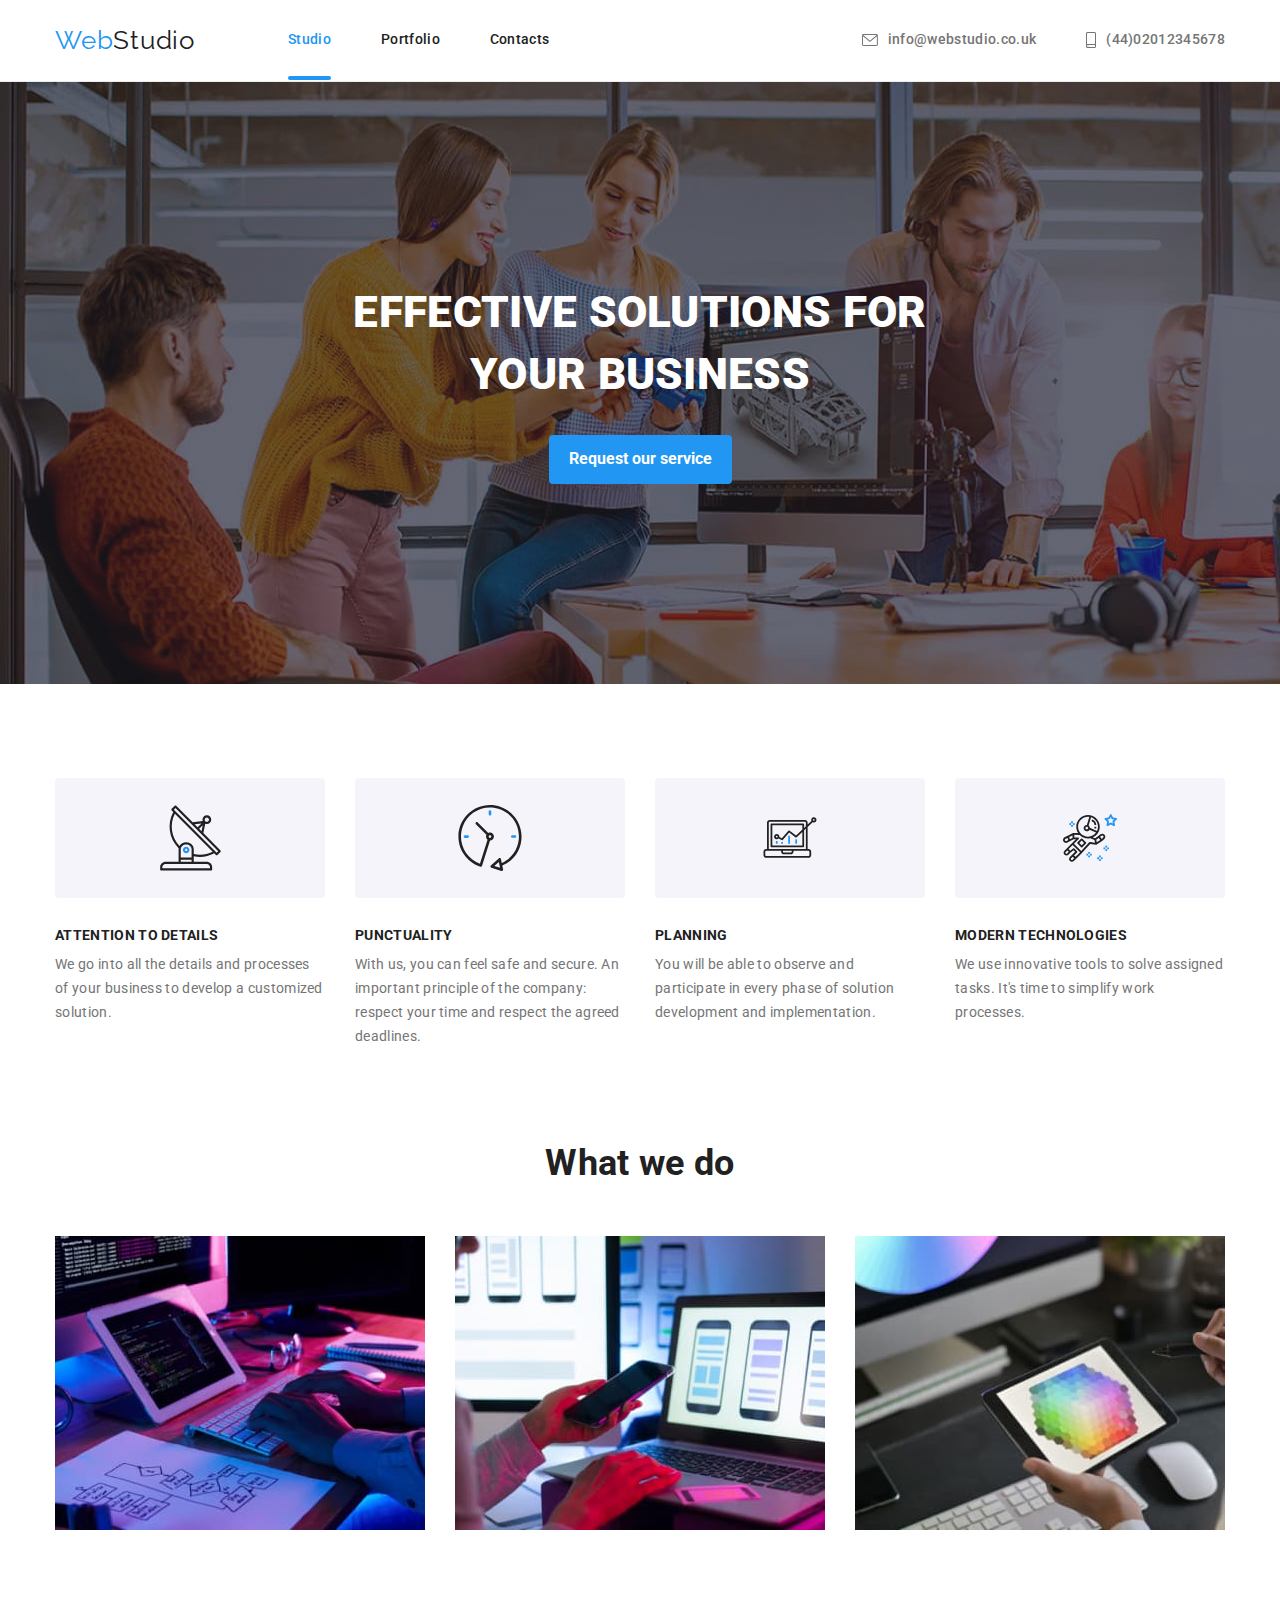
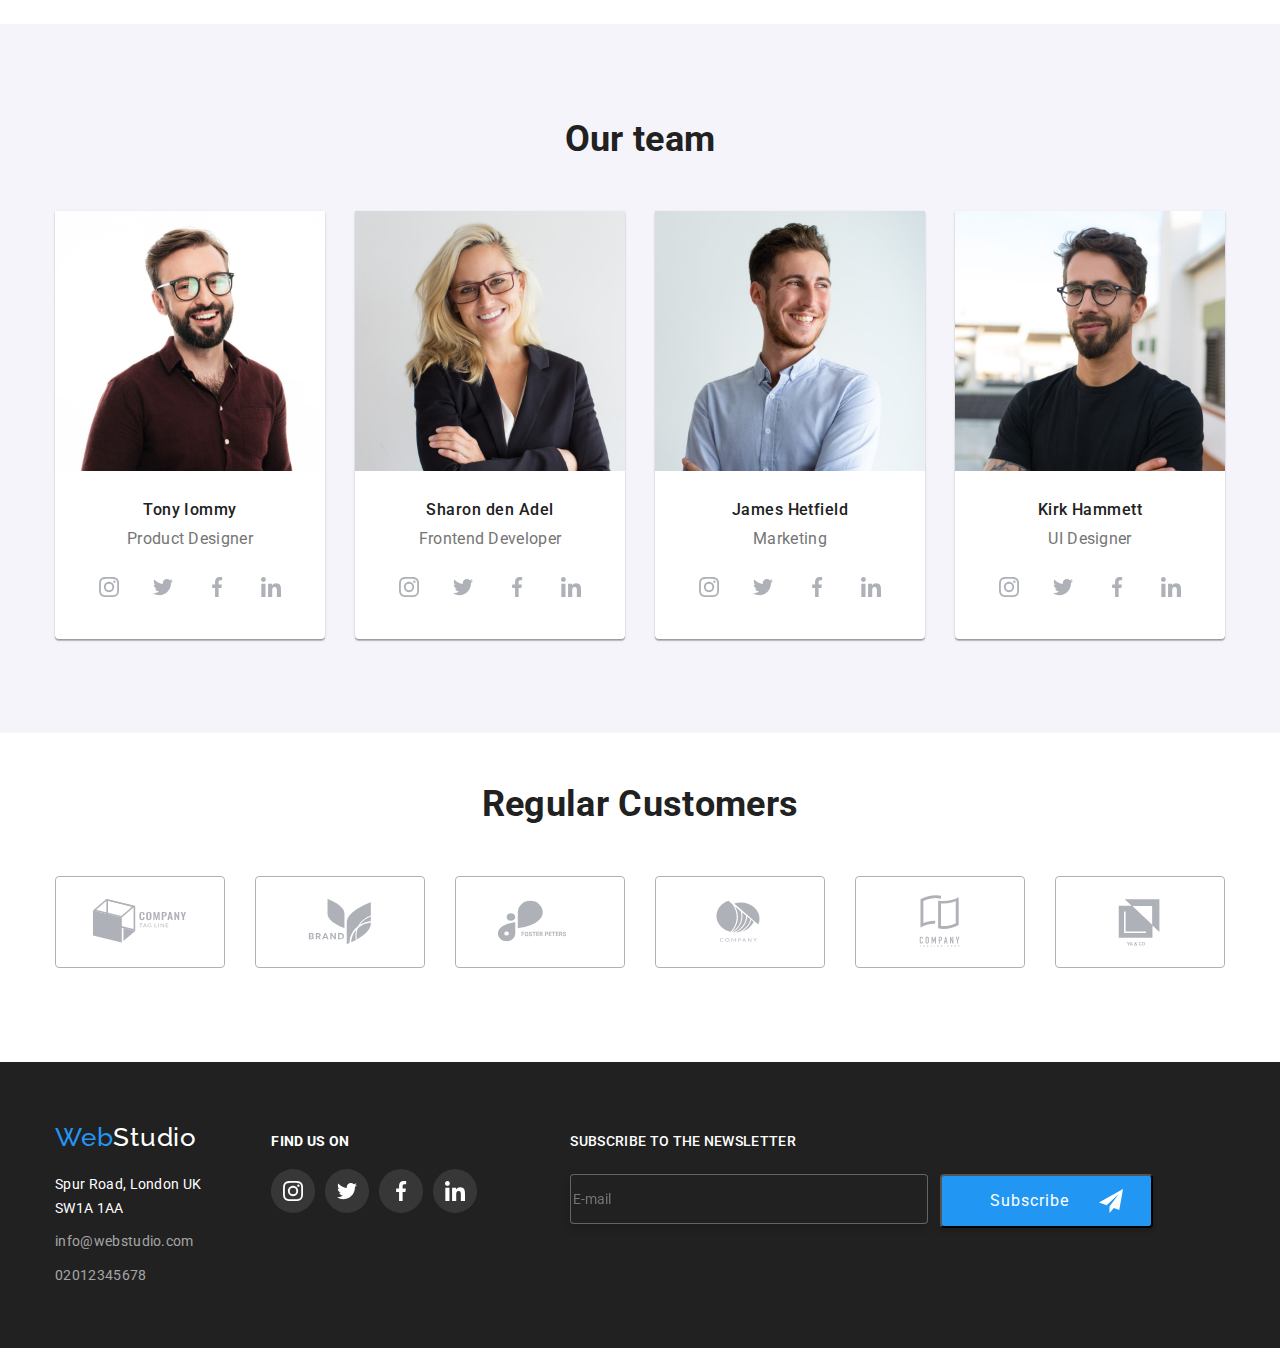
<file: index.html>
<!DOCTYPE html>
<html lang="en">
  <head>
    <meta charset="UTF-8" />
    <meta http-equiv="X-UA-Compatible" content="IE=edge" />
    <meta name="viewport" content="width=device-width, initial-scale=1.0" />
    <title>WebStudio</title>
    <link rel="preconnect" href="https://fonts.googleapis.com" />
    <link rel="preconnect" href="https://fonts.gstatic.com" crossorigin />
    <link
      href="https://fonts.googleapis.com/css2?family=Raleway:wght@700&family=Roboto:wght@400;500;700;900&display=swap"
      rel="stylesheet"
    />
    <link
      rel="stylesheet"
      href="https://cdnjs.cloudflare.com/ajax/libs/modern-normalize/1.1.0/modern-normalize.min.css"
    />
    <link rel="stylesheet" href="./css/styles.css" />
  </head>
  <body>
    <header class="page-header">
      <div class="container">
        <nav class="continer main-nav">
          <a href="./index.html" class="logo"
            >Web<span class="header">Studio</span></a
          >
          <ul class="site-nav list">
            <li class="item">
              <a href="./index.html" class="link current">Studio</a>
            </li>
            <li class="item">
              <a href="./portfolio.html" class="link">Portfolio</a>
            </li>
            <li class="item"><a href="" class="link">Contacts</a></li>
          </ul>
        </nav>
        <ul class="auth-nav list">
          <li class="item">
            <a href="mailto:info@webstudio.co.uk" class="link"
              ><svg class="socials-icon" width="16" height="12">
                <use href="./images/icons.svg#icon-envelope"></use></svg
              >info@webstudio.co.uk</a
            >
          </li>
          <li class="item">
            <a href="tel:+4402012345678" class="link">
              <svg class="socials-icon" width="10" height="16">
                <use href="./images/icons.svg#icon-smartphone"></use></svg
              >(44)02012345678</a
            >
          </li>
        </ul>
      </div>
    </header>
    <main>
      <section class="hero">
        <h1 class="hero-title">EFFECTIVE SOLUTIONS FOR <br />YOUR BUSINESS</h1>
        <button class="button primary" type="button" data-modal-open>
          Request our service
        </button>
      </section>
      <section class="section section-features">
        <div class="container">
          <h2 hidden class="visually-hidden section-title">Features</h2>
          <ul class="feature-list list">
            <li class="feature-item">
              <div class="features-block">
                <svg width="65" height="70">
                  <use href="./images/icons.svg#icon-antenna"></use>
                </svg>
              </div>
              <h3 class="section-title-targets">ATTENTION TO DETAILS</h3>
              <p class="text">
                We go into all the details and processes of your business to
                develop a customized solution.
              </p>
            </li>
            <li class="feature-item">
              <div class="features-block">
                <svg width="66" height="70">
                  <use href="./images/icons.svg#icon-clock"></use>
                </svg>
              </div>

              <h3 class="section-title-targets">PUNCTUALITY</h3>
              <p class="text">
                With us, you can feel safe and secure. An important principle of
                the company: respect your time and respect the agreed deadlines.
              </p>
            </li>
            <li class="feature-item">
              <div class="features-block">
                <svg width="70" height="53">
                  <use href="./images/icons.svg#icon-diagram"></use>
                </svg>
              </div>
              <h3 class="section-title-targets">PLANNING</h3>
              <p class="text">
                You will be able to observe and participate in every phase of
                solution development and implementation.
              </p>
            </li>
            <li class="feature-item">
              <div class="features-block">
                <svg width="54" height="60">
                  <use href="./images/icons.svg#icon-astronaut"></use>
                </svg>
              </div>
              <h3 class="section-title-targets">MODERN TECHNOLOGIES</h3>
              <p class="text">
                We use innovative tools to solve assigned tasks. It's time to
                simplify work processes.
              </p>
            </li>
          </ul>
        </div>
      </section>
      <section class="section section-what-we-do">
        <div class="container">
          <h2 class="section-title">What we do</h2>
          <ul class="what-we-do list product">
            <li class="flex-element product-thumb">
              <img src="./images/1.img.jpg" alt="1" width="370" height="294" />
              <div class="product-actions">
                <p class="product-text">desktop apps</p>
              </div>
            </li>
            <li class="flex-element product-thumb">
              <img src="./images/2.img.jpg" alt="2" width="370" height="294" />
              <div class="product-actions">
                <p class="product-text">mobile apps</p>
              </div>
            </li>
            <li class="flex-element product-thumb">
              <img src="./images/3.img.jpg" alt="3" width="370" height="294" />
              <div class="product-actions">
                <p class="product-text">design solutions</p>
              </div>
            </li>
          </ul>
        </div>
      </section>
      <section class="section section-our-team">
        <div class="container">
          <h2 class="section-title">Our team</h2>
          <ul class="our-team list">
            <li class="flex-element shadows">
              <img
                src="./images/Tony.jpg"
                alt="Tony Iommy"
                width="270"
                height="260"
              />
              <div class="our-team-names">
                <h3 class="section-title-team">Tony Iommy</h3>
                <p>Product Designer</p>
                <ul class="socials list">
                  <li class="socials-item">
                    <a
                      class="socials-link link"
                      href="https://instagram.com"
                      target="_blank"
                      rel="noopener noreferrer"
                      aria-label="instagram"
                    >
                      <svg class="socials-icon" width="20" height="20">
                        <use href="./images/icons.svg#icon-instagram"></use>
                      </svg>
                    </a>
                  </li>
                  <li class="socials-item">
                    <a
                      class="socials-link link"
                      href="https://twiter.com"
                      target="_blank"
                      rel="noopener noreferrer"
                      aria-label="twiter"
                    >
                      <svg class="socials-icon" width="20" height="20">
                        <use href="./images/icons.svg#icon-twitter"></use>
                      </svg>
                    </a>
                  </li>
                  <li class="socials-item">
                    <a
                      class="socials-link link"
                      href="https://facebook.com"
                      target="_blank"
                      rel="noopener noreferrer"
                      aria-label="facebook"
                    >
                      <svg class="socials-icon" width="20" height="20">
                        <use href="./images/icons.svg#icon-facebook"></use>
                      </svg>
                    </a>
                  </li>
                  <li class="socials-item">
                    <a
                      class="socials-link link"
                      href="https://linkedin.com"
                      target="_blank"
                      rel="noopener noreferrer"
                      aria-label="linkedin"
                    >
                      <svg class="socials-icon" width="20" height="20">
                        <use href="./images/icons.svg#icon-linkedin"></use>
                      </svg>
                    </a>
                  </li>
                </ul>
              </div>
            </li>
            <li class="flex-element shadows">
              <img
                src="./images/Sharon.jpg"
                alt="Sharon den Adel"
                width="270"
                height="260"
              />
              <div class="our-team-names">
                <h3 class="section-title-team">Sharon den Adel</h3>
                <p>Frontend Developer</p>
                <ul class="socials list">
                  <li class="socials-item">
                    <a
                      class="socials-link link"
                      href="https://instagram.com"
                      target="_blank"
                      rel="noopener noreferrer"
                      aria-label="instagram"
                    >
                      <svg class="socials-icon" width="20" height="20">
                        <use href="./images/icons.svg#icon-instagram"></use>
                      </svg>
                    </a>
                  </li>
                  <li class="socials-item">
                    <a
                      class="socials-link link"
                      href="https://twiter.com"
                      target="_blank"
                      rel="noopener noreferrer"
                      aria-label="twiter"
                    >
                      <svg class="socials-icon" width="20" height="20">
                        <use href="./images/icons.svg#icon-twitter"></use>
                      </svg>
                    </a>
                  </li>
                  <li class="socials-item">
                    <a
                      class="socials-link link"
                      href="https://facebook.com"
                      target="_blank"
                      rel="noopener noreferrer"
                      aria-label="facebook"
                    >
                      <svg class="socials-icon" width="20" height="20">
                        <use href="./images/icons.svg#icon-facebook"></use>
                      </svg>
                    </a>
                  </li>
                  <li class="socials-item">
                    <a
                      class="socials-link link"
                      href="https://linkedin.com"
                      target="_blank"
                      rel="noopener noreferrer"
                      aria-label="linkedin"
                    >
                      <svg class="socials-icon" width="20" height="20">
                        <use href="./images/icons.svg#icon-linkedin"></use>
                      </svg>
                    </a>
                  </li>
                </ul>
              </div>
            </li>
            <li class="flex-element shadows">
              <img
                src="./images/James.jpg"
                alt="James Hetfield"
                width="270"
                height="260"
              />
              <div class="our-team-names">
                <h3 class="section-title-team">James Hetfield</h3>
                <p>Marketing</p>
                <ul class="socials list">
                  <li class="socials-item">
                    <a
                      class="socials-link link"
                      href="https://instagram.com"
                      target="_blank"
                      rel="noopener noreferrer"
                      aria-label="instagram"
                    >
                      <svg class="socials-icon" width="20" height="20">
                        <use href="./images/icons.svg#icon-instagram"></use>
                      </svg>
                    </a>
                  </li>
                  <li class="socials-item">
                    <a
                      class="socials-link link"
                      href="https://twiter.com"
                      target="_blank"
                      rel="noopener noreferrer"
                      aria-label="twiter"
                    >
                      <svg class="socials-icon" width="20" height="20">
                        <use href="./images/icons.svg#icon-twitter"></use>
                      </svg>
                    </a>
                  </li>
                  <li class="socials-item">
                    <a
                      class="socials-link link"
                      href="https://facebook.com"
                      target="_blank"
                      rel="noopener noreferrer"
                      aria-label="facebook"
                    >
                      <svg class="socials-icon" width="20" height="20">
                        <use href="./images/icons.svg#icon-facebook"></use>
                      </svg>
                    </a>
                  </li>
                  <li class="socials-item">
                    <a
                      class="socials-link link"
                      href="https://linkedin.com"
                      target="_blank"
                      rel="noopener noreferrer"
                      aria-label="linkedin"
                    >
                      <svg class="socials-icon" width="20" height="20">
                        <use href="./images/icons.svg#icon-linkedin"></use>
                      </svg>
                    </a>
                  </li>
                </ul>
              </div>
            </li>
            <li class="flex-element shadows">
              <img
                src="./images/Kirk.jpg"
                alt="Kirk Hammett"
                width="270"
                height="260"
              />
              <div class="our-team-names">
                <h3 class="section-title-team">Kirk Hammett</h3>
                <p>UI Designer</p>
                <ul class="socials list">
                  <li class="socials-item">
                    <a
                      class="socials-link link"
                      href="https://instagram.com"
                      target="_blank"
                      rel="noopener noreferrer"
                      aria-label="instagram"
                    >
                      <svg class="socials-icon" width="20" height="20">
                        <use href="./images/icons.svg#icon-instagram"></use>
                      </svg>
                    </a>
                  </li>
                  <li class="socials-item">
                    <a
                      class="socials-link link"
                      href="https://twiter.com"
                      target="_blank"
                      rel="noopener noreferrer"
                      aria-label="twiter"
                    >
                      <svg class="socials-icon" width="20" height="20">
                        <use href="./images/icons.svg#icon-twitter"></use>
                      </svg>
                    </a>
                  </li>
                  <li class="socials-item">
                    <a
                      class="socials-link link"
                      href="https://facebook.com"
                      target="_blank"
                      rel="noopener noreferrer"
                      aria-label="facebook"
                    >
                      <svg class="socials-icon" width="20" height="20">
                        <use href="./images/icons.svg#icon-facebook"></use>
                      </svg>
                    </a>
                  </li>
                  <li class="socials-item">
                    <a
                      class="socials-link link"
                      href="https://linkedin.com"
                      target="_blank"
                      rel="noopener noreferrer"
                      aria-label="linkedin"
                    >
                      <svg class="socials-icon" width="20" height="20">
                        <use href="./images/icons.svg#icon-linkedin"></use>
                      </svg>
                    </a>
                  </li>
                </ul>
              </div>
            </li>
          </ul>
        </div>
      </section>
      <section class="section section-customers">
        <div class="container">
          <h2 class="section-title">Regular Customers</h2>
          <ul class="customers list">
            <li>
              <a class="button-customer">
                <svg class="button-icon" width="106" height="62">
                  <use href="./images/icons.svg#icon-client-1"></use>
                </svg>
              </a>
            </li>
            <li>
              <a class="button-customer">
                <svg class="button-icon" width="106" height="62">
                  <use href="./images/icons.svg#icon-client-2"></use>
                </svg>
              </a>
            </li>
            <li>
              <a class="button-customer">
                <svg class="button-icon" width="106" height="62">
                  <use href="./images/icons.svg#icon-client-3"></use>
                </svg>
              </a>
            </li>
            <li>
              <a class="button-customer">
                <svg class="button-icon" width="106" height="62">
                  <use href="./images/icons.svg#icon-client-4"></use>
                </svg>
              </a>
            </li>
            <li>
              <a class="button-customer">
                <svg class="button-icon" width="106" height="62">
                  <use href="./images/icons.svg#icon-client-5"></use>
                </svg>
              </a>
            </li>
            <li>
              <a class="button-customer">
                <svg class="button-icon" width="106" height="62">
                  <use href="./images/icons.svg#icon-client-6"></use>
                </svg>
              </a>
            </li>
          </ul>
        </div>
      </section>
    </main>
    <footer class="footer">
      <div class="container">
        <div>
          <a href="./index.html " class="logo"
            >Web<span class="footer-span">Studio</span></a
          >
          <address>
            <p class="footer-text">
              Spur Road, London UK <br />
              SW1A 1AA
            </p>
            <ul class="list">
              <li class="footer-link">
                <a href="mail:info@webstudio.com" class="link"
                  >info@webstudio.com</a
                >
              </li>
              <li class="footer-link">
                <a href="tel:+4402012345678" class="link">02012345678</a>
              </li>
            </ul>
          </address>
        </div>

        <div class="find-us-container">
          <p class="find-us">find us on</p>
          <ul class="socials list">
            <li class="socials-item">
              <a
                class="footer-socials-link link"
                href="https://instagram.com"
                target="_blank"
                rel="noopener noreferrer"
                aria-label="instagram"
              >
                <svg class="footer-socials-icon" width="20" height="20">
                  <use href="./images/icons.svg#icon-instagram"></use>
                </svg>
              </a>
            </li>
            <li class="socials-item">
              <a
                class="footer-socials-link link"
                href="https://twiter.com"
                target="_blank"
                rel="noopener noreferrer"
                aria-label="twiter"
              >
                <svg class="footer-socials-icon" width="20" height="20">
                  <use href="./images/icons.svg#icon-twitter"></use>
                </svg>
              </a>
            </li>
            <li class="socials-item">
              <a
                class="footer-socials-link link"
                href="https://facebook.com"
                target="_blank"
                rel="noopener noreferrer"
                aria-label="facebook"
              >
                <svg class="footer-socials-icon" width="20" height="20">
                  <use href="./images/icons.svg#icon-facebook"></use>
                </svg>
              </a>
            </li>
            <li class="socials-item">
              <a
                class="footer-socials-link link"
                href="https://linkedin.com"
                target="_blank"
                rel="noopener noreferrer"
                aria-label="linkedin"
              >
                <svg class="footer-socials-icon" width="20" height="20">
                  <use href="./images/icons.svg#icon-linkedin"></use>
                </svg>
              </a>
            </li>
          </ul>
        </div>
        <div class="subscription">
          <p>Subscribe to the newsletter</p>
          <form class="sub">
            <lable class="sub-box">
              <input
                type="email"
                name="email"
                placeholder="E-mail"
                id="sub-box"
              />
            </lable>
            <button class="sub-email" type="submit">
              Subscribe
              <svg class="icon-sub" width="24" height="24">
                <use href="./images/icons.svg#icon-send"></use>
              </svg>
            </button>
          </form>
        </div>
      </div>
    </footer>

    <div class="backdrop is-hidden" data-modal>
      <div class="modal">
        <button class="modal-button" type="button" data-modal-close>
          <svg width="11" height="11">
            <use href="./images/icons.svg#icon-Vector"></use>
          </svg>
        </button>

        <form class="register-form" name="register-form">
          <strong class="register-form-title"
            >Leave your information and we'll call you back
          </strong>

          <div class="register-form-group" role="group">
            <label class="register-form-field">
              <span class="register-form-label">Name</span>
              <span class="register-form-span">
                <input
                  class="register-form-input"
                  type="text"
                  name="user-name"
                  required
                />
                <svg class="register-form-icon" width="12" height="12">
                  <use href="./images/icons.svg#icon-name"></use>
                </svg>
              </span>
            </label>
            <label class="register-form-field">
              <span class="register-form-label">Telephone</span>
              <span class="register-form-span">
                <input
                  class="register-form-input"
                  type="text"
                  name="user-phone"
                  required
                  minlength="13"
                  maxlength="13"
                />
                <svg class="register-form-icon" width="13" height="13">
                  <use href="./images/icons.svg#icon-telephone"></use>
                </svg>
              </span>
            </label>
            <label class="register-form-field">
              <span class="register-form-label">E-mail</span>
              <span class="register-form-span">
                <input
                  class="register-form-input"
                  type="email"
                  name="user-email"
                  required
                />
                <svg class="register-form-icon" width="15" height="12">
                  <use href="./images/icons.svg#icon-email"></use>
                </svg>
              </span>
            </label>
            <label class="register-form-field">
              <span class="register-form-label">Comments</span>
              <textarea
                class="register-form-message"
                name="user-message"
                rows="5"
                placeholder="Enter the text
"
              ></textarea>
            </label>
          </div>
          <div>
            <div>
              <label class="register-form-agriment">
                <input
                  class="register-form-checkbox visually-hidden"
                  type="checkbox"
                />
                <svg class="register-form-icon agree" width="18" height="15">
                  <use
                    class="icon-checked"
                    href="./images/icons.svg#icon-agree"
                  ></use>
                  <use
                    class="icon-unchecked"
                    href="./images/icons.svg#icon-non-agree"
                  ></use>
                </svg>
                <span class="registeer-form-desc"
                  >I agree with the newsletter and accept
                  <a class="register-form-link" target="_blank" href=""
                    >the Terms and Conditions</a
                  >
                </span>
              </label>
            </div>
            <button class="register-form-button button" type="submit">
              Send
            </button>
          </div>
        </form>
      </div>
    </div>
    <script src="./js/modal.js"></script>
  </body>
</html>
</file>
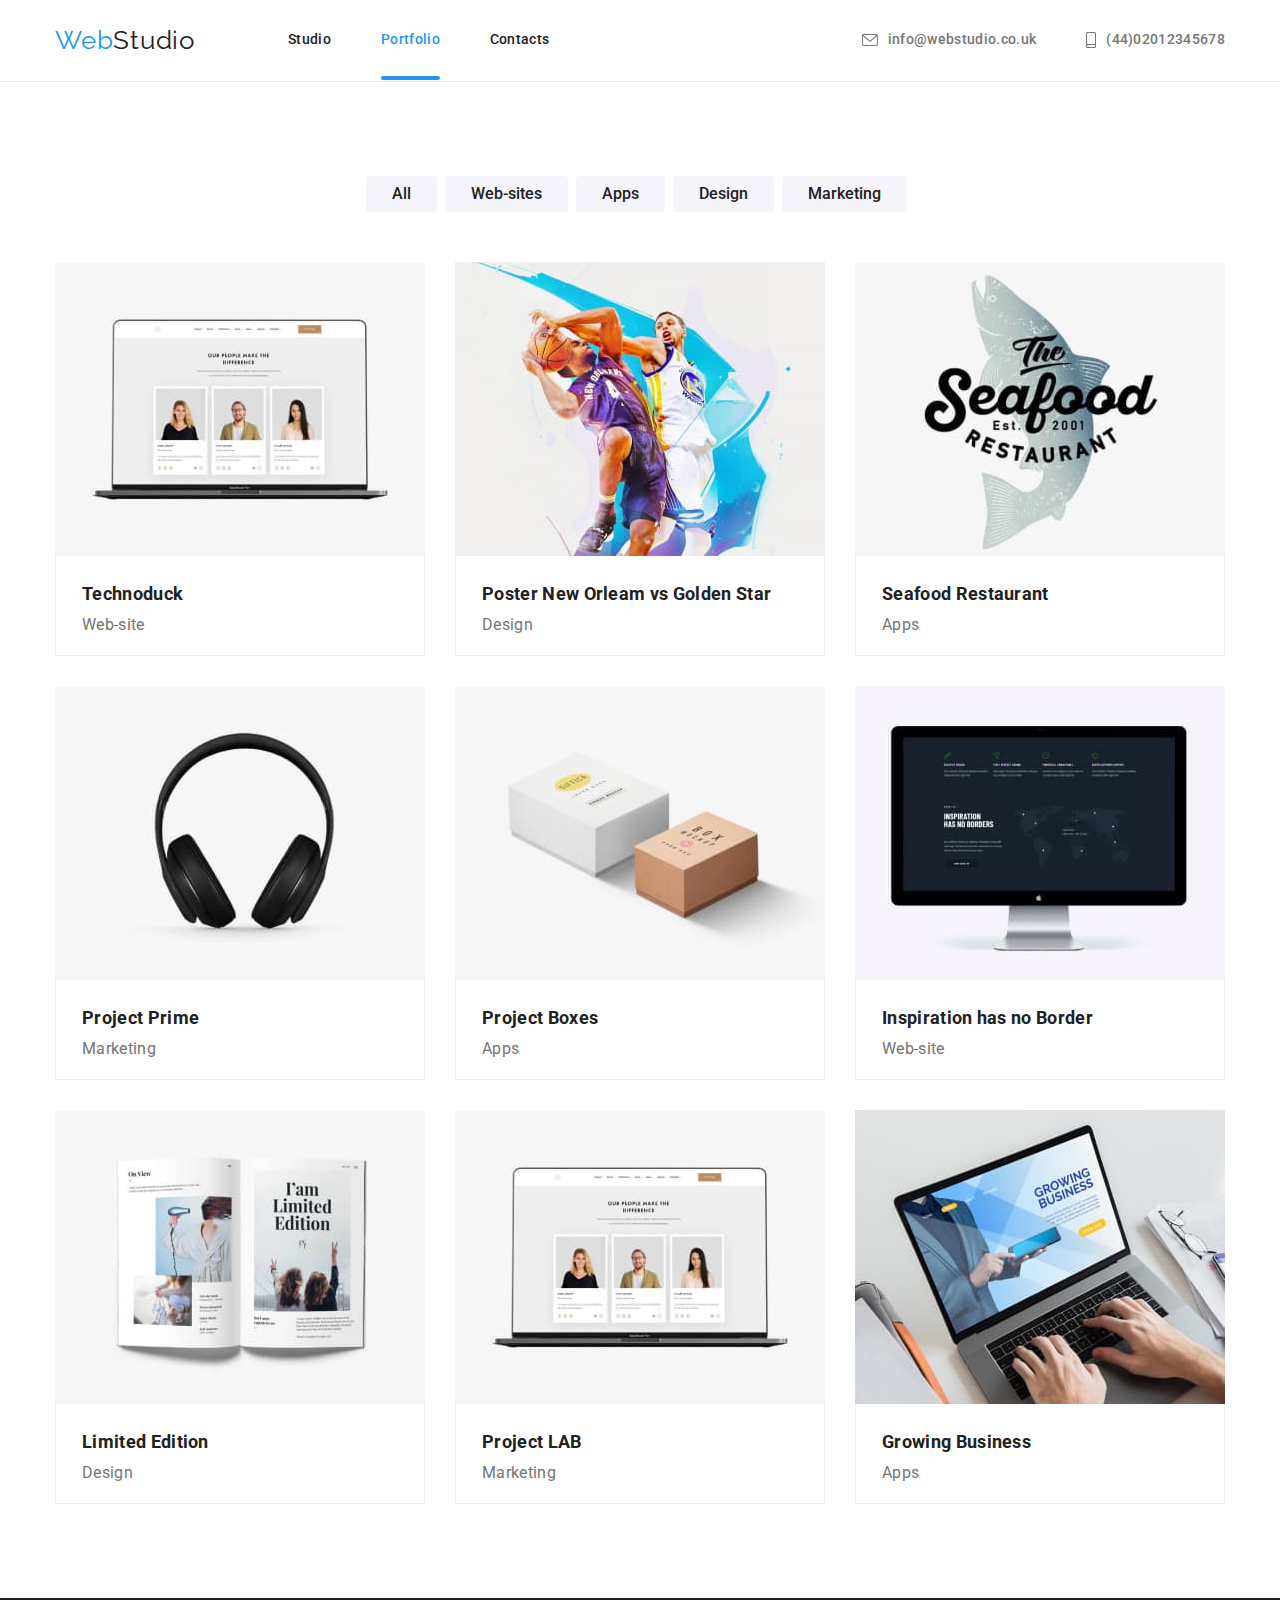
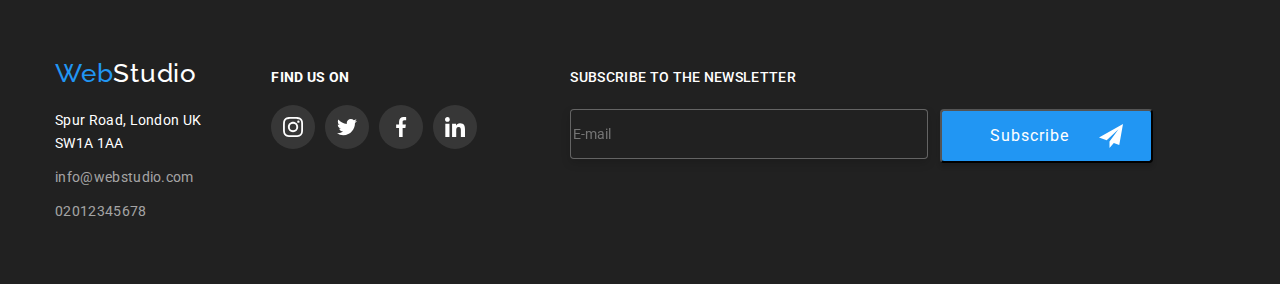
<file: portfolio.html>
<!DOCTYPE html>
<html lang="en">
  <head>
    <meta charset="UTF-8" />
    <meta http-equiv="X-UA-Compatible" content="IE=edge" />
    <meta name="viewport" content="width=device-width, initial-scale=1.0" />
    <title>WebStudio</title>
    <link rel="preconnect" href="https://fonts.googleapis.com" />
    <link rel="preconnect" href="https://fonts.gstatic.com" crossorigin />
    <link
      href="https://fonts.googleapis.com/css2?family=Raleway:wght@700&family=Roboto:wght@400;500;700;900&display=swap"
      rel="stylesheet"
    />
    <link
      rel="stylesheet"
      href="https://cdnjs.cloudflare.com/ajax/libs/modern-normalize/1.1.0/modern-normalize.min.css"
    />
    <link rel="stylesheet" href="./css/styles.css" />
  </head>
  <body>
    <header class="page-header">
      <div class="container">
        <nav class="continer main-nav">
          <a href="./index.html" class="logo"
            >Web<span class="header">Studio</span></a
          >
          <ul class="site-nav list">
            <li class="item">
              <a href="./index.html" class="link">Studio</a>
            </li>
            <li class="item">
              <a href="./portfolio.html" class="link current">Portfolio</a>
            </li>
            <li class="item"><a href="" class="link">Contacts</a></li>
          </ul>
        </nav>
        <ul class="auth-nav list">
          <li class="item">
            <a href="mailto:info@webstudio.co.uk" class="link"
              ><svg class="socials-icon" width="16" height="12">
                <use href="./images/icons.svg#icon-envelope"></use></svg
              >info@webstudio.co.uk</a
            >
          </li>
          <li class="item">
            <a href="tel:+4402012345678" class="link">
              <svg class="socials-icon" width="10" height="16">
                <use href="./images/icons.svg#icon-smartphone"></use></svg
              >(44)02012345678</a
            >
          </li>
        </ul>
      </div>
    </header>
    <main>
      <section class="section-portfolio">
        <div class="container">
          <h1 hidden class="visually-hidden section-title"></h1>
          <ul class="portfolio-nav list">
            <li class="portfolio-buttons">
              <button class="button secondary">All</button>
            </li>
            <li class="portfolio-buttons">
              <button class="button secondary">Web-sites</button>
            </li>
            <li class="portfolio-buttons">
              <button class="button secondary">Apps</button>
            </li>
            <li class="portfolio-buttons">
              <button class="button secondary">Design</button>
            </li>
            <li class="portfolio-buttons">
              <button class="button secondary">Marketing</button>
            </li>
          </ul>

          <ul class="portfolio-works list card-set">
            <li class="flex-element card-set-items">
              <a href class="link">
                <div class="portfolio-thumb">
                  <img
                    src="./images/Portfolio/img.jpg"
                    alt="Technoduck"
                    width="370"
                    height="294"
                  />
                  <div class="portfolio-actions">
                    <p class="portfolio-overlay">
                      Technoduck is a state-of-the-art coronavirus distribution
                      platform. Companies use this platform for digital
                      espionage and attacks on competitors' secure servers.
                    </p>
                  </div>
                </div>
                <div class="portfolio-text">
                  <h2 class="section-title-portfolio">Technoduck</h2>
                  <p>Web-site</p>
                </div>
              </a>
            </li>
            <li class="flex-element card-set-items">
              <a href class="link">
                <div class="portfolio-thumb">
                  <img
                    src="./images/Portfolio/img-1.jpg"
                    alt="Technoduck"
                    width="370"
                    height="294"
                  />
                  <div class="portfolio-actions">
                    <p class="portfolio-overlay">
                      Technoduck is a state-of-the-art coronavirus distribution
                      platform. Companies use this platform for digital
                      espionage and attacks on competitors' secure servers.
                    </p>
                  </div>
                </div>
                <div class="portfolio-text">
                  <h2 class="section-title-portfolio">
                    Poster New Orleam vs Golden Star
                  </h2>
                  <p>Design</p>
                </div>
              </a>
            </li>
            <li class="flex-element card-set-items">
              <a href class="link">
                <div class="portfolio-thumb">
                  <img
                    src="./images/Portfolio/img-2.jpg"
                    alt="Technoduck"
                    width="370"
                    height="294"
                  />
                  <div class="portfolio-actions">
                    <p class="portfolio-overlay">
                      Technoduck is a state-of-the-art coronavirus distribution
                      platform. Companies use this platform for digital
                      espionage and attacks on competitors' secure servers.
                    </p>
                  </div>
                </div>
                <div class="portfolio-text">
                  <h2 class="section-title-portfolio">Seafood Restaurant</h2>
                  <p>Apps</p>
                </div>
              </a>
            </li>
            <li class="flex-element card-set-items">
              <a href class="link">
                <div class="portfolio-thumb">
                  <img
                    src="./images/Portfolio/img-3.jpg"
                    alt="Technoduck"
                    width="370"
                    height="294"
                  />
                  <div class="portfolio-actions">
                    <p class="portfolio-overlay">
                      Technoduck is a state-of-the-art coronavirus distribution
                      platform. Companies use this platform for digital
                      espionage and attacks on competitors' secure servers.
                    </p>
                  </div>
                </div>
                <div class="portfolio-text">
                  <h2 class="section-title-portfolio">Project Prime</h2>
                  <p>Marketing</p>
                </div>
              </a>
            </li>
            <li class="flex-element card-set-items">
              <a href class="link">
                <div class="portfolio-thumb">
                  <img
                    src="./images/Portfolio/img-4.jpg"
                    alt="Technoduck"
                    width="370"
                    height="294"
                  />
                  <div class="portfolio-actions">
                    <p class="portfolio-overlay">
                      Technoduck is a state-of-the-art coronavirus distribution
                      platform. Companies use this platform for digital
                      espionage and attacks on competitors' secure servers.
                    </p>
                  </div>
                </div>
                <div class="portfolio-text">
                  <h2 class="section-title-portfolio">Project Boxes</h2>
                  <p>Apps</p>
                </div>
              </a>
            </li>

            <li class="flex-element card-set-items">
              <a href class="link">
                <div class="portfolio-thumb">
                  <img
                    src="./images/Portfolio/img-5.jpg"
                    alt="Technoduck"
                    width="370"
                    height="294"
                  />
                  <div class="portfolio-actions">
                    <p class="portfolio-overlay">
                      Technoduck is a state-of-the-art coronavirus distribution
                      platform. Companies use this platform for digital
                      espionage and attacks on competitors' secure servers.
                    </p>
                  </div>
                </div>
                <div class="portfolio-text">
                  <h2 class="section-title-portfolio">
                    Inspiration has no Border
                  </h2>
                  <p>Web-site</p>
                </div>
              </a>
            </li>
            <li class="flex-element card-set-items">
              <a href class="link">
                <div class="portfolio-thumb">
                  <img
                    src="./images/Portfolio/img-6.jpg"
                    alt="Technoduck"
                    width="370"
                    height="294"
                  />
                  <div class="portfolio-actions">
                    <p class="portfolio-overlay">
                      Technoduck is a state-of-the-art coronavirus distribution
                      platform. Companies use this platform for digital
                      espionage and attacks on competitors' secure servers.
                    </p>
                  </div>
                </div>
                <div class="portfolio-text">
                  <h2 class="section-title-portfolio">Limited Edition</h2>
                  <p>Design</p>
                </div>
              </a>
            </li>
            <li class="flex-element card-set-items">
              <a href class="link">
                <div class="portfolio-thumb">
                  <img
                    src="./images/Portfolio/img-7.jpg"
                    alt="Technoduck"
                    width="370"
                    height="294"
                  />
                  <div class="portfolio-actions">
                    <p class="portfolio-overlay">
                      Technoduck is a state-of-the-art coronavirus distribution
                      platform. Companies use this platform for digital
                      espionage and attacks on competitors' secure servers.
                    </p>
                  </div>
                </div>
                <div class="portfolio-text">
                  <h2 class="section-title-portfolio">Project LAB</h2>
                  <p>Marketing</p>
                </div>
              </a>
            </li>
            <li class="flex-element card-set-items">
              <a href class="link">
                <div class="portfolio-thumb">
                  <img
                    src="./images/Portfolio/img-8.jpg"
                    alt="Technoduck"
                    width="370"
                    height="294"
                  />
                  <div class="portfolio-actions">
                    <p class="portfolio-overlay">
                      Technoduck is a state-of-the-art coronavirus distribution
                      platform. Companies use this platform for digital
                      espionage and attacks on competitors' secure servers.
                    </p>
                  </div>
                </div>
                <div class="portfolio-text">
                  <h2 class="section-title-portfolio">Growing Business</h2>
                  <p>Apps</p>
                </div>
              </a>
            </li>
          </ul>
        </div>
      </section>
    </main>

    <footer class="footer">
      <div class="container">
        <div>
          <a href="./index.html " class="logo"
            >Web<span class="footer-span">Studio</span></a
          >
          <address>
            <p class="footer-text">
              Spur Road, London UK <br />
              SW1A 1AA
            </p>
            <ul class="list">
              <li class="footer-link">
                <a href="mail:info@webstudio.com" class="link"
                  >info@webstudio.com</a
                >
              </li>
              <li class="footer-link">
                <a href="tel:+4402012345678" class="link">02012345678</a>
              </li>
            </ul>
          </address>
        </div>

        <div class="find-us-container">
          <p class="find-us">find us on</p>
          <ul class="socials list">
            <li class="socials-item">
              <a
                class="footer-socials-link link"
                href="https://instagram.com"
                target="_blank"
                rel="noopener noreferrer"
                aria-label="instagram"
              >
                <svg class="footer-socials-icon" width="20" height="20">
                  <use href="./images/icons.svg#icon-instagram"></use>
                </svg>
              </a>
            </li>
            <li class="socials-item">
              <a
                class="footer-socials-link link"
                href="https://twiter.com"
                target="_blank"
                rel="noopener noreferrer"
                aria-label="twiter"
              >
                <svg class="footer-socials-icon" width="20" height="20">
                  <use href="./images/icons.svg#icon-twitter"></use>
                </svg>
              </a>
            </li>
            <li class="socials-item">
              <a
                class="footer-socials-link link"
                href="https://facebook.com"
                target="_blank"
                rel="noopener noreferrer"
                aria-label="facebook"
              >
                <svg class="footer-socials-icon" width="20" height="20">
                  <use href="./images/icons.svg#icon-facebook"></use>
                </svg>
              </a>
            </li>
            <li class="socials-item">
              <a
                class="footer-socials-link link"
                href="https://linkedin.com"
                target="_blank"
                rel="noopener noreferrer"
                aria-label="linkedin"
              >
                <svg class="footer-socials-icon" width="20" height="20">
                  <use href="./images/icons.svg#icon-linkedin"></use>
                </svg>
              </a>
            </li>
          </ul>
        </div>
        <div class="subscription">
          <p>Subscribe to the newsletter</p>
          <form class="sub">
            <lable for="sub-box">
              <input
                type="email"
                name="email"
                placeholder="E-mail"
                id="sub-box"
              />
            </lable>
            <button class="sub-email" type="submit">
              Subscribe
              <svg class="icon-sub" width="24" height="24">
                <use href="./images/icons.svg#icon-send"></use>
              </svg>
            </button>
          </form>
        </div>
      </div>
    </footer>
  </body>
</html>
</file>
<file: css/styles.css>
/* p color #757575
h color #212121
background: #E5E5E5
white #FFFFFF
blue #2196F3
button color #F5F4FA */ 

:root{
--primary-text-color: #757575;
--section-title-colot: #212121;
--accent-color: #2196F3;
--accent-white-color: #FFFFFF;

--items: 1;
--indent: 30px;
--hover-timing: 250ms cubic-bezier(0.4, 0, 0.2, 1);
}
body {
    background-color: var(--accent-white-color);
    color: var(--primary-text-color);
    
    font-family: Roboto, sans-serif;
    font-size: 16px;
    line-height: 1.18;
    letter-spacing: 0.02em;
}

.list {
    padding: 0;
    margin: 0;
    list-style: none;
}

.container {
    margin-left: auto;
    margin-right: auto;
    padding-left: 15px;
    padding-right: 15px;
    width: 1200px;
}
/*reset*/

h1,
h2,
h3,
p {
    margin: 0px;
}
img {
    display: block;
}

.page-header> .container {
    display: flex;
    align-items: center;
}

    .logo {
    color: var(--accent-color);
    font-family: Raleway, cursive;
    font-size: 26px;
    line-height: 1.19;
    letter-spacing: 0.03em;
    text-decoration: none;
}
.logo .header {
    color: var(--section-title-colot);
        font-family: Raleway, cursive;
        font-size: 26px;
        line-height: 1.19;
        letter-spacing: 0.03em;
        text-decoration: none;
}
.logo .footer {
    color: var(--accent-white-color);
        font-family: Raleway, cursive;
        font-size: 26px;
        line-height: 1.19;
        letter-spacing: 0.03em;
        text-decoration: none;
        transition: color var(--hover-timing);
}
.logo .header:hover,
.logo .header:focus {
    color: var(--accent-color);
    transition: var(--hover-timing);
 }   
.logo .footer:hover,
.logo .footer:focus {
    color: var(--accent-color);
}

.page-header {
    color: var(--section-title-colot);
    padding-top: 25px;
    padding-bottom: 25px;
    border-bottom: 1px solid #ECECEC;
}

.main-nav {
    display: flex;
    align-items: center;
}

/*site-nav*/

.site-nav {
    display: flex;
    margin-left: 93px;
    align-self: center;
}

.link {
    display: flex;
    align-items: center;
    gap: 10px;
    text-decoration: none;
    color: currentColor;

}

.site-nav .item:not(:last-child) {
    margin-right: 50px;
}
.site-nav .link {
    position: relative;
    display: block;
    flex-wrap: nowrap;

   color: var(--section-title-colot);
   font-weight: 500;
   font-size: 14px;
   line-height: 1.14;
   text-decoration: none;
   transition: color var(--hover-timing); 
}
.site-nav .link:hover,
.site-nav .link:focus {
    color: var(--accent-color);
}
.site-nav .link.current {
    color: var(--accent-color);
    font-weight: 500;
    font-size: 14px;
    line-height: 1.14;
    text-decoration: none;   
}
.current::after {
    position: absolute;
    content: "";
    display: block;
    width: 100%;
    height: 4px;
    bottom: -32px;
    left: 0;
    border-radius: 2px;
    background-color: var(--accent-color);
    transition: background-color var(--hover-timing);
}
.auth-nav {
    display: flex;
    margin-left: auto;
}
.auth-nav .link{
    display: flex;
    
    color: var(--primary-text-color);
    font-weight: 500;
    font-size: 14px;
    line-height: 1.14;
    text-decoration: none;
    transition: color var(--hover-timing);
}
.auth-nav .item + .item{
    margin-left: 50px;
}
.auth-nav .link:hover,
.auth-nav .link:focus {
    color: var(--accent-color);
}

.contacts-link {
    display: flex;
    align-items: baseline;
    
}
/*Hero*/
.hero {
    padding-top: 200px;
    padding-bottom: 200px;
    max-width: 1600px;
    margin-left: auto;
    margin-right: auto;
    text-align: center;
    color: var(--accent-white-color);
    background-color: var(--section-title-colot);
    text-align: center;
    background-repeat: no-repeat;
    background-image: linear-gradient(rgba(47, 48, 58, 0.4),
            rgba(47, 48, 58, 0.4)),
        url("../images/hero-bg.jpg");
}

.hero-title {
    padding-bottom: 0px;
    margin-top: 0px;
    margin-bottom: 30px;
    
    font-weight: 900;
    font-size: 44px;
    line-height: 1.4;
}
.text {
    margin-top: 0px;

    font-style: normal;
    font-weight: 400;
    font-size: 14px;
    line-height: 1.7;
}

/*section*/
.visually-hidden {
    position: absolute;
    width: 1px;
    height: 1px;
    margin: -1px;
    border: 0;
    padding: 0;

    white-space: nowrap;
    clip-path: inset(100%);
    clip: rect(0 0 0 0);
    overflow: hidden;
}
.section-features {
    padding-top: 94px;
    padding-bottom: 94px;
}
.section-title {
    margin-bottom: 50px;
    text-align: center;

    color:var(--section-title-colot);
    font-weight: 700;
    font-size: 36px;
    line-height: 1.2;
}
.section-our-team {
    padding-top: 94px;
    padding-bottom: 94px;
    background: #F5F4FA;
}
.feature-list {
    display: flex;
    padding: 0px;
    gap: 30px; 
}
.feature-item {
    width: 270px;
}
.features-block {
    display: flex;
    align-items: center;
    justify-content: center;
    margin-bottom: 30px;
    width: 270px;
    height: 120px;
    background: #F5F4FA;
    border-radius: 4px;
}
.section-what-we-do {
    padding-bottom: 94px;
}
.what-we-do {
    display: flex;
    justify-content: center;
    gap: 30px;
}
.product-thumb {
    position: relative;
}
.product-actions {
    display: flex;
    align-items: center;
    justify-content: center;
    position: absolute;
    width: 370px;
    height: 70px;
    bottom: 0%;
    opacity: 0;
    background: rgba(47, 48, 58, 0.8);
    transition: var(--hover-timing);
}
.product-text {
    font-weight: 700;
    font-size: 14px;
    line-height: 16px;
    text-transform: uppercase;
    color: var(--accent-white-color);
}
.product:hover .product-actions,
.product:focus .product-actions {
    opacity: 1;
}
.card-set-items .link {

}
.our-team {
    display: flex;
    justify-content: center;
    gap: 30px;
}
.our-team-names {
    padding-top: 30px;
    padding-bottom: 30px;
    text-align: center;
}
.our-team-names p {
    margin-bottom: 16px;
    
}
.socials {
    display: flex;
    justify-content:center;
    gap: 10px;
}
.socials-link {
    display: flex;
    align-items: center;
    justify-content: center;
    width: 44px;
    height: 44px;
    color: #AFB1B8;
    background-color: var(--accent-white-color);
    border-radius: 50%;
    transition: background-color var(--hover-timing), color var(--hover-timing);
}
.socials-link:hover,
.socials-link:focus  {
    color: var(--accent-white-color);
    background-color: var(--accent-color);
}
.socials-icon {
    fill: currentColor;
}
.shadows {
    background: var(--accent-white-color) ;
    box-shadow: 0px 1px 3px rgba(0, 0, 0, 0.12), 0px 1px 1px rgba(0, 0, 0, 0.14), 0px 2px 1px rgba(0, 0, 0, 0.2);
    border-radius: 0px 0px 4px 4px;
}
.button {
    border-radius: 4px;
    display: inline-block;

    color: var(--section-title-colot);
    background-color: var(--accent-white-color);
    font-weight: 700;
    font-size: 36px;
    line-height: 1.16;
    text-align: center;
    
}
.button.primary {
    color: var(--accent-white-color);
    background-color: var(--accent-color);
    font-weight: 700;
    font-size: 16px;
    line-height: 1.8;
    text-align: center;
    font-family: inherit;
    padding: 10px 20px;
    border: none;

}
.button.secondary {
    padding: 2px 26px;
    color: var(--section-title-colot);
    background-color: #F5F4FA;
    border-radius: 4px;
    font-family: inherit;
    font-weight: 500;
    font-size: 16px;
    line-height: 1.5;
    text-align: center;
    padding: 6px 26px;
    border: none;
    transition: color var(--hover-timing), background-color var(--hover-timing), box-shadow var(--hover-timing);
}
.button.secondary:hover,
.button.secondary:focus {
    color: var(--accent-white-color);
    background-color: var(--accent-color);
    box-shadow: 0px 3px 1px rgba(0, 0, 0, 0.1), 0px 1px 2px rgba(0, 0, 0, 0.08), 0px 2px 2px rgba(0, 0, 0, 0.12);
}

.portfolio-buttons {
    margin-right: 8px;
}
.section-customers {
    padding-top: 50px;
    padding-bottom: 94px;
}
.customers {
    display: flex; 
    border-radius: 4px; 
    gap: 30px;
}
.button-customer {
    display: flex;
    align-items: center;
    justify-content: center;
    padding: 0px;
    width: 170px;
    height: 92px;
    border: 1px solid #AFB1B8;
    border-radius: 4px;
    transition: border var(--hover-timing);
}
.button-icon {
    width: 106px;
    height: 60px;
    fill: #AFB1B8;
    transition: fill var(--hover-timing), border var(--hover-timing);
}

.button-customer:hover .button-icon,
.button-customer:focus .button-icon {
    fill: var(--accent-color);
}


.button-customer:hover,
.button-customer:focus {
    border: 1px solid var(--accent-color);
}
.section-works {
    margin-bottom: 94px;
}
.section-title-targets {
    margin-top: 0px;
    margin-bottom: 9.41px;

    color: var(--section-title-colot);
    font-weight: 700;
    font-size: 14px;
    line-height: 1.14;
    }
.section-title-team {
    margin-bottom:10px;
    color: var(--section-title-colot);
    font-weight: 500;
    font-size: 16px;
    line-height: 1.18;
    letter-spacing: 0.03em;
}
.section-title-team p {
    margin-top: 10px;
    margin-bottom: 30px;

}
.section-title-portfolio {
    margin-bottom: 4px;
    color: var(--section-title-colot);
    font-weight: 700;
    font-size: 18px;
    line-height: 2;
}

.section-portfolio {
    padding-top: 94px;
    padding-bottom: 94px;
}
.portfolio-nav {
    display: flex;
    justify-content: center;
    margin-bottom: 50px;
}
.portfolio-nav .list {
    margin-bottom: 50px;
}

.portfolio-text {
    padding: 20px 26px;
    border-right: 1px solid #EEEEEE;
    border-bottom: 1px solid #EEEEEE;
    border-left: 1px solid #EEEEEE;
}
.portfolio-works {
    --items: 3;
}

.portfolio-thumb {
    position: relative;
    overflow: hidden;
}
.portfolio-actions {
    position: absolute;
    top: 0;
    left: 0;
    transform: translateY(100%);

    width: 100%;
    height: 100%;

    display: flex;
    align-items: center;
    justify-content: center;
    
    padding: 20px;
    background: rgba(33, 150, 243, 0.9);
    
    transition-duration: 250ms; 
}
.card-set-item {
    
}
.card-set-items .link {
    display: block;
    transition-property: border, box-shadow;
    transition-duration: 250ms;
    transition-timing-function: cubic-bezier(0.4, 0, 0.2, 1)

}
.link:hover .portfolio-actions,
.link:focus .portfolio-actions {
    transform: translateY(0);
}
.card-set-items .link:hover,
.card-set-items .link:focus {
    box-shadow: 0px 1px 1px rgb(0 0 0 / 12%), 0px 4px 4px rgb(0 0 0 / 6%), 1px 4px 6px rgb(0 0 0 / 16%);
    transition: box-shadow var(--hover-timing); 
}

.portfolio-overlay {
    font-size: 18px;
    line-height: 28px;
    letter-spacing: 0.03em;
    color: var(--accent-white-color);
}

.card-set {    
    display: flex;
    flex-wrap: wrap;
    gap: var(--indent);
}
.card-set-items {
   flex-basis: calc(100% - var(--indent) * (var(--items) - 1)) / var(--items);
 }
 
.footer {
   padding-top: 60px;
   padding-bottom: 60px;
    background-color: var(--section-title-colot);
    font-weight: 500;
    font-size: 14px;
    line-height: 1.7;
    text-decoration: none;
}
.footer .logo {
    display: block;
    margin-bottom: 20px;
}
.footer > .container {
    display: flex;
    align-items: baseline;
  
}
.footer .link {
    color: rgba(255, 255, 255, 0.6);;
    text-decoration: none;
}
.footer .link:hover,
.footer .link:focus {
    color: var(--accent-color);
}
.footer-span {
    color: var(--accent-white-color);
    transition: color var(--hover-timing);
}
.footer-span:hover {
    color: var(--accent-color);
}
.footer-text {
    margin-bottom: 10px;
    color: var(--accent-white-color);
    font-style: normal;
    font-weight: 400;
    font-size: 14px;
    line-height: 1.7;
    text-decoration: none;
}
.footer address {
    color: rgba(255, 255, 255, 0.6);
    font-style: normal;
    font-weight: 400;
    font-size: 14px;
    line-height: 1.7;
    text-decoration: none;
}
.footer-link:not(:last-child) {
margin-bottom: 10px;
}
.find-us-container {
    margin-left: 70px;
}
.find-us {
    padding-bottom: 20px;
    font-weight: 700;
    font-size: 14px;
    line-height: 16px;
    text-transform: uppercase;
    color: var(--accent-white-color);
}
.footer-socials-link {
    display: flex;
    align-items: center;
    justify-content: center;
    width: 44px;
    height: 44px;
    color:var(--accent-white-color);
    background-color: rgba(255, 255, 255, 0.1);
    border-radius: 50%;
    transition: background-color var(--hover-timing);
}

.footer-socials-link:hover,
.footer-socials-link:focus {
    color: var(--accent-white-color);
    background-color: var(--accent-color);
}
.footer-socials-icon {
    fill: var(--accent-white-color);
}

.footer .subscription {
    margin-left: 93px;
}

.subscription p {
    text-transform: uppercase;
    color: var(--accent-white-color);
    margin-bottom: 20px;
}

.sub {
    display: flex;
    gap: 12px;
}

.sub input {
    width: 358px;
    height: 50px;
    border: 1px solid rgba(255, 255, 255, 0.3);
    filter: drop-shadow(0px 4px 4px rgba(0, 0, 0, 0.15));
    border-radius: 4px;
    background-color: var(--section-title-colot);
}

.sub-email {
    display: flex;
    align-items: center;
    text-align: center;
    font-size: 16px;
    line-height: 30px;
    letter-spacing: 0.06em;
    padding-top: 10px;
    padding-right: 28px;
    padding-bottom: 10px;
    padding-left: 48px;
    color: var(--accent-white-color);
    background-color: var(--accent-color);
    box-shadow: 0px 4px 4px rgba(0, 0, 0, 0.15);
    border-radius: 4px;
    cursor: pointer;
}

.icon-sub {
    width: 24px;
    height: 24px;
    margin-left: 30px;
    fill: var(--accent-white-color);
}

.backdrop {
    position: fixed;
    top: 0;
    left: 0;
    z-index: 1000 ;
    width: 100%;
    height: 100%;
    background: rgba(0, 0, 0, 0.2);
    transition: opacity var(--hover-timing), visibility var(--hover-timing);
}
.backdrop.is-hidden {
    opacity: 0;
    pointer-events: none;
    visibility: hidden;
}

.modal {
    position: absolute;
    width: 528px;
    height: 581px;
  
    top: 50%;
    left: 50%;
    transform: translate(-50%, -50%);
    padding: 40px;

    background: var(--accent-white-color);
    box-shadow: 0px 1px 3px rgba(0, 0, 0, 0.12), 0px 1px 1px rgba(0, 0, 0, 0.14), 0px 2px 1px rgba(0, 0, 0, 0.2);
    border-radius: 4px;;
}
.modal-button {
    position: absolute;
    width: 30px;
    height: 30px;
    top: 10px;
    right: 10px;
    border-radius: 50%;
    display: flex;
    align-items: center;
    justify-content: center;
    padding: 0;
    border: solid rgba(0, 0, 0, 0.1);
    background: var(--accent-white-color);
    cursor: pointer;
}
.modal-button:hover {
    fill: var(--accent-color)
}
.register-form-title {
    display: block;
    text-align: center;
    font-size: 20px;
    line-height: 23px;
    text-align: center;
    margin-bottom: 12px;
    color: var(--section-title-colot);
}
.register-form-group {
    margin-bottom: 20px;
} 
.register-form-field {
    position: relative;
    display: block;
    margin-bottom: 10px;
    font-size: 12px;
}
.register-form-field:last-child {
    position: relative;
    display: block;
    font-size: 12px;
    margin-bottom: 0;
}
.register-form-span {
    position: relative;

}
.register-form-label {
    display: block;
    font-size: 12px;
    padding-bottom: 4px;
}
.register-form-input {
    width: 100%;
    height: 40px;
    padding-left: 30px;
    padding-right: 30px;
    border: 1px solid rgba(33, 33, 33, 0.2);
    border-radius: 4px;
    outline: transparent;
    transition: border-color var(--hover-timing);
    cursor: pointer;
}
.register-form-input:hover,
.register-form-input:focus {
    border-color: var(--accent-color);
}
.register-form-icon {
    position: absolute;
    top: 50%;;
    left: 12px; 
    display: inline-block;
    transform: translateY(-50%);
    transition: fill var(--hover-timing); 
}
.agree {
    left: -29px;
}
.register-form-input:hover + .register-form-icon > use,
.register-form-input:focus + .register-form-icon > use {
    fill: var(--accent-color);
}
.register-form-message {
    width: 100%;
    height: 120px;
    padding: 12px 16px;
    resize: none;
    outline: transparent;
    border: 1px solid rgba(33, 33, 33, 0.2);
    border-radius: 4px;
}
.register-form-message::placeholder {
    color: rgba(117, 117, 117, 0.5);}
.register-form-checkbox:checked + .register-form-icon .icon-checked {
    opacity: 1;
}
.icon-checked {
    opacity: 0;
    transition: opacity var(--hover-timing);
}
.register-form-checkbox:checked + .register-form-icon .icon-unchecked {
    opacity: 0;
}
.icon-unchecked {
    opacity: 1;
    transition: opacity var(--hover-timing);
}
.register-form-agriment {
    position: relative;
    display: flex;
    align-items: center;
    justify-content: center;
    top: 50%;
   margin-left: 30px;
    margin-bottom: 20px;
}
.register-form-desc {
    margin-left: 10px;
    font-size: 13px;
    user-select: none;
}
.register-form-link {
    color: #757575;
    text-decoration: none;
}
.register-form-button {
    display: block;
    font-size: 16px;
    margin: 0 auto;
    padding: 10px 80px;
    border: none;
    color: var(--accent-white-color);
    background-color: var(--accent-color);
    cursor: pointer;
}
</file>
